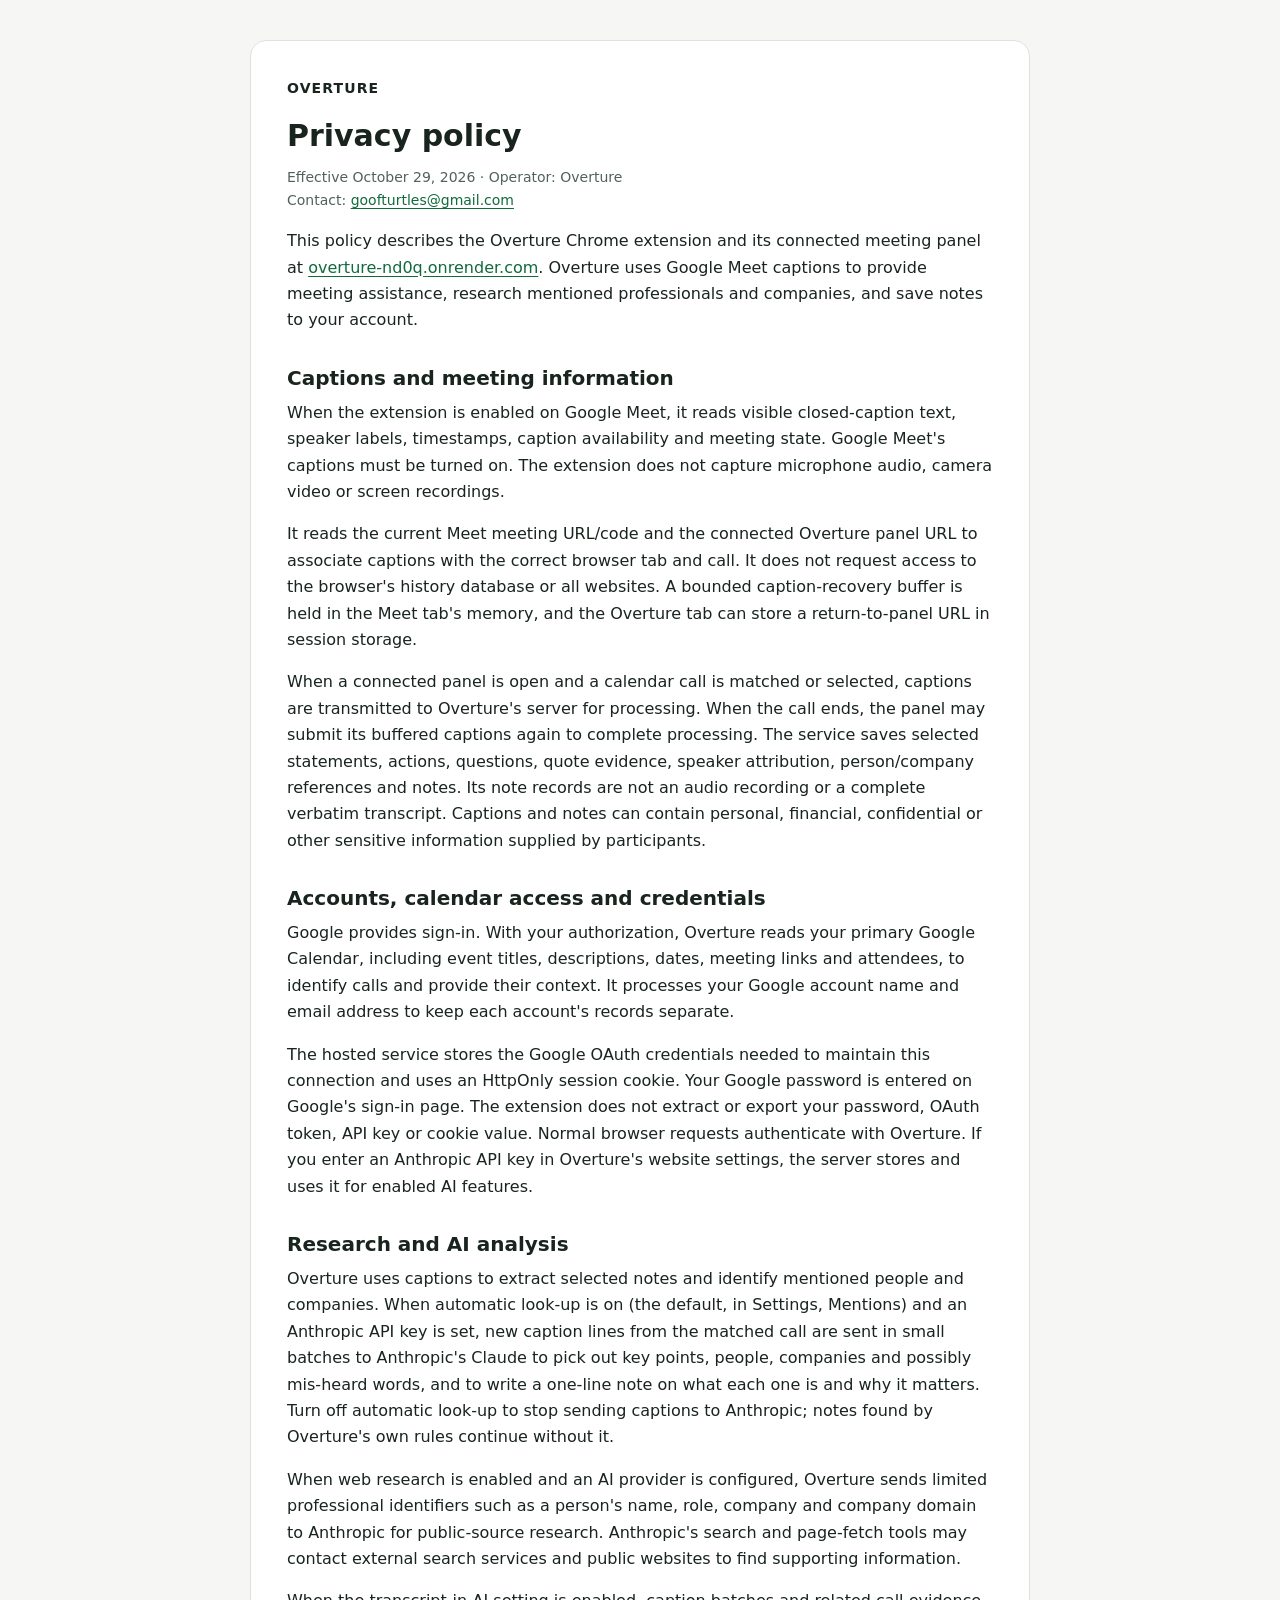
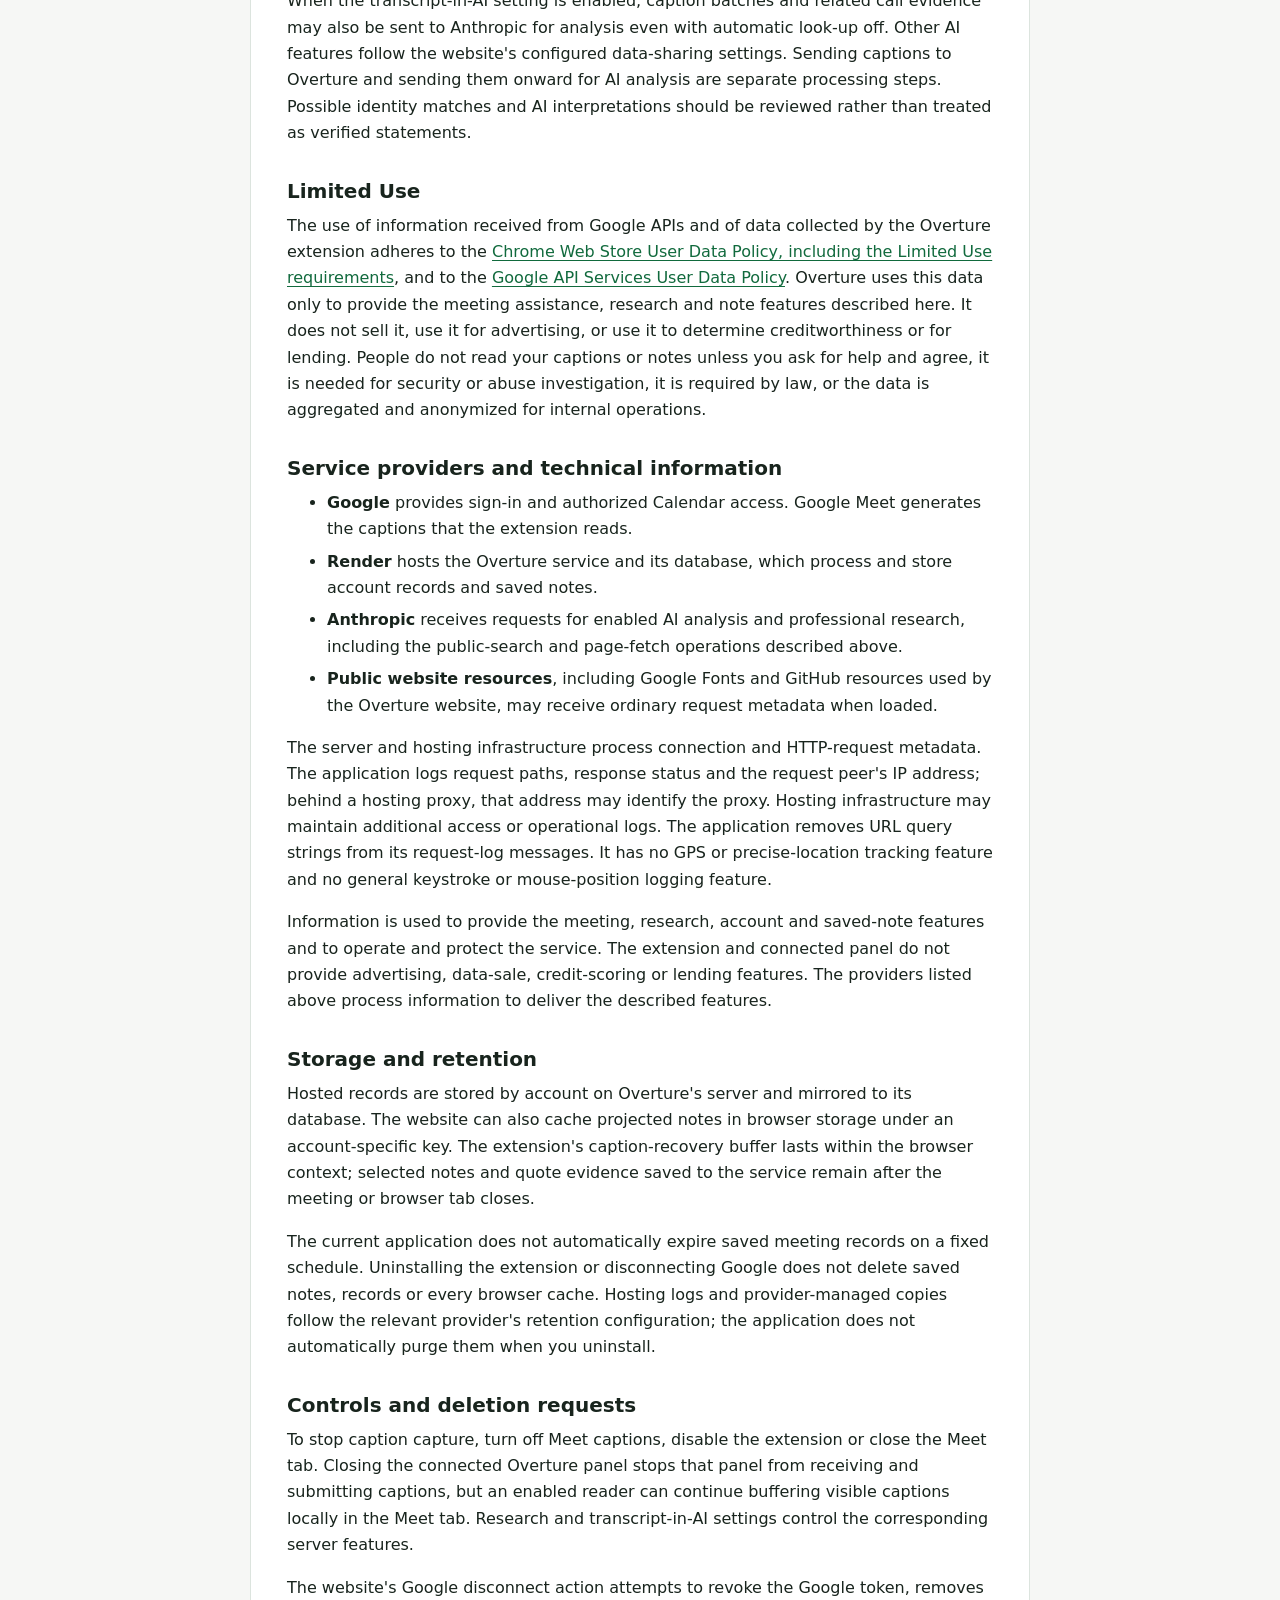
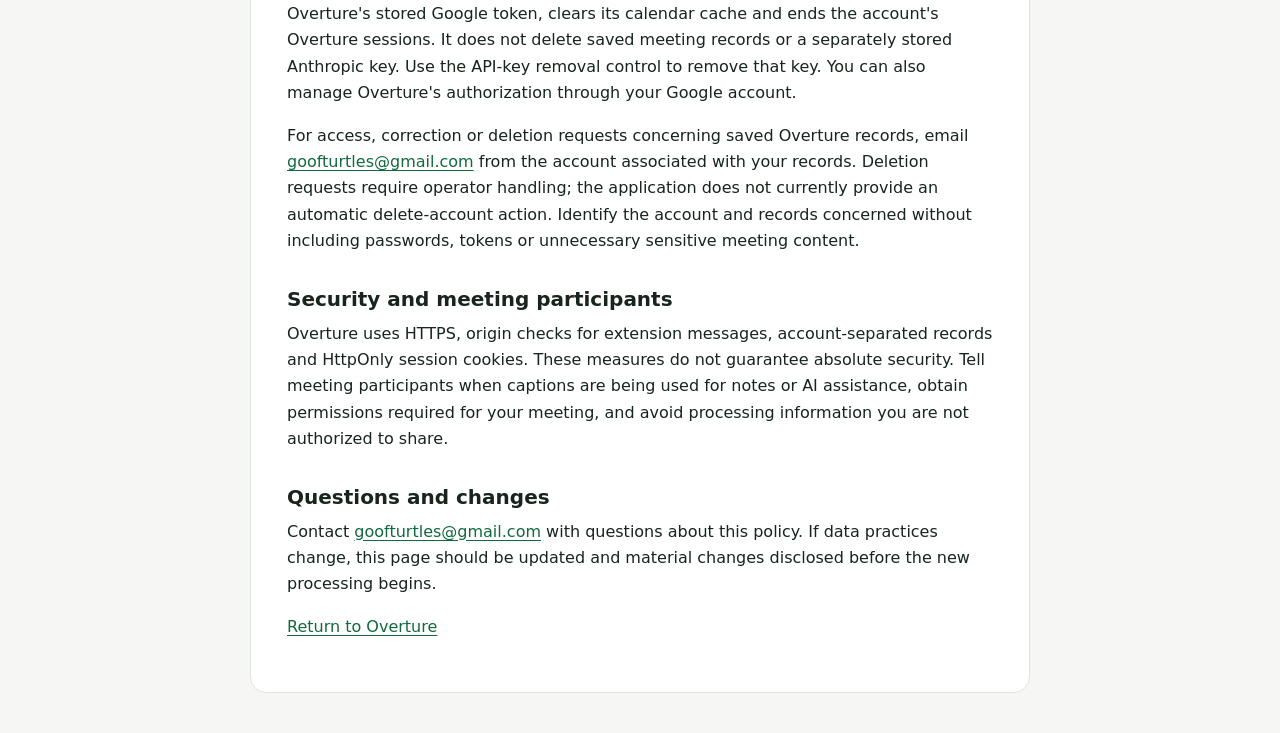
<file: privacy.html>
<!doctype html>
<html lang="en">
<head>
  <meta charset="utf-8">
  <meta name="viewport" content="width=device-width,initial-scale=1">
  <meta name="description" content="How Overture's Chrome extension and connected meeting panel process captions, account information and saved notes.">
  <title>Privacy Policy · Overture</title>
  <style>
    :root{color-scheme:light}*{box-sizing:border-box}body{margin:0;background:#f6f7f5;color:#18241d;font:16px/1.65 system-ui,-apple-system,Segoe UI,sans-serif}main{max-width:780px;margin:40px auto;padding:36px;background:#fff;border:1px solid #dce4de;border-radius:16px}h1{font-size:30px;line-height:1.2;margin:0 0 12px}h2{font-size:20px;line-height:1.4;margin:30px 0 8px}p,ul{margin:0 0 16px}li{margin:6px 0}a{color:#116a3d;text-underline-offset:3px}.meta{color:#516359;font-size:14px}.brand{font-weight:700;font-size:14px;letter-spacing:.08em;margin-bottom:18px}@media(max-width:600px){main{margin:0;padding:26px 20px;border:0;border-radius:0}h1{font-size:27px}}
  </style>
</head>
<body><main>
  <p class="brand">OVERTURE</p>
  <h1>Privacy policy</h1>
  <p class="meta">Effective October 29, 2026 · Operator: Overture<br>Contact: <a href="mailto:goofturtles@gmail.com">goofturtles@gmail.com</a></p>
  <p>This policy describes the Overture Chrome extension and its connected meeting panel at <a href="https://overture-nd0q.onrender.com">overture-nd0q.onrender.com</a>. Overture uses Google Meet captions to provide meeting assistance, research mentioned professionals and companies, and save notes to your account.</p>

  <h2>Captions and meeting information</h2>
  <p>When the extension is enabled on Google Meet, it reads visible closed-caption text, speaker labels, timestamps, caption availability and meeting state. Google Meet's captions must be turned on. The extension does not capture microphone audio, camera video or screen recordings.</p>
  <p>It reads the current Meet meeting URL/code and the connected Overture panel URL to associate captions with the correct browser tab and call. It does not request access to the browser's history database or all websites. A bounded caption-recovery buffer is held in the Meet tab's memory, and the Overture tab can store a return-to-panel URL in session storage.</p>
  <p>When a connected panel is open and a calendar call is matched or selected, captions are transmitted to Overture's server for processing. When the call ends, the panel may submit its buffered captions again to complete processing. The service saves selected statements, actions, questions, quote evidence, speaker attribution, person/company references and notes. Its note records are not an audio recording or a complete verbatim transcript. Captions and notes can contain personal, financial, confidential or other sensitive information supplied by participants.</p>

  <h2>Accounts, calendar access and credentials</h2>
  <p>Google provides sign-in. With your authorization, Overture reads your primary Google Calendar, including event titles, descriptions, dates, meeting links and attendees, to identify calls and provide their context. It processes your Google account name and email address to keep each account's records separate.</p>
  <p>The hosted service stores the Google OAuth credentials needed to maintain this connection and uses an HttpOnly session cookie. Your Google password is entered on Google's sign-in page. The extension does not extract or export your password, OAuth token, API key or cookie value. Normal browser requests authenticate with Overture. If you enter an Anthropic API key in Overture's website settings, the server stores and uses it for enabled AI features.</p>

  <h2>Research and AI analysis</h2>
  <p>Overture uses captions to extract selected notes and identify mentioned people and companies. When automatic look-up is on (the default, in Settings, Mentions) and an Anthropic API key is set, new caption lines from the matched call are sent in small batches to Anthropic's Claude to pick out key points, people, companies and possibly mis-heard words, and to write a one-line note on what each one is and why it matters. Turn off automatic look-up to stop sending captions to Anthropic; notes found by Overture's own rules continue without it.</p>
  <p>When web research is enabled and an AI provider is configured, Overture sends limited professional identifiers such as a person's name, role, company and company domain to Anthropic for public-source research. Anthropic's search and page-fetch tools may contact external search services and public websites to find supporting information.</p>
  <p>When the transcript-in-AI setting is enabled, caption batches and related call evidence may also be sent to Anthropic for analysis even with automatic look-up off. Other AI features follow the website's configured data-sharing settings. Sending captions to Overture and sending them onward for AI analysis are separate processing steps. Possible identity matches and AI interpretations should be reviewed rather than treated as verified statements.</p>

  <h2>Limited Use</h2>
  <p>The use of information received from Google APIs and of data collected by the Overture extension adheres to the <a href="https://developer.chrome.com/docs/webstore/program-policies/limited-use">Chrome Web Store User Data Policy, including the Limited Use requirements</a>, and to the <a href="https://developers.google.com/terms/api-services-user-data-policy">Google API Services User Data Policy</a>. Overture uses this data only to provide the meeting assistance, research and note features described here. It does not sell it, use it for advertising, or use it to determine creditworthiness or for lending. People do not read your captions or notes unless you ask for help and agree, it is needed for security or abuse investigation, it is required by law, or the data is aggregated and anonymized for internal operations.</p>
  <h2>Service providers and technical information</h2>
  <ul>
    <li><strong>Google</strong> provides sign-in and authorized Calendar access. Google Meet generates the captions that the extension reads.</li>
    <li><strong>Render</strong> hosts the Overture service and its database, which process and store account records and saved notes.</li>
    <li><strong>Anthropic</strong> receives requests for enabled AI analysis and professional research, including the public-search and page-fetch operations described above.</li>
    <li><strong>Public website resources</strong>, including Google Fonts and GitHub resources used by the Overture website, may receive ordinary request metadata when loaded.</li>
  </ul>
  <p>The server and hosting infrastructure process connection and HTTP-request metadata. The application logs request paths, response status and the request peer's IP address; behind a hosting proxy, that address may identify the proxy. Hosting infrastructure may maintain additional access or operational logs. The application removes URL query strings from its request-log messages. It has no GPS or precise-location tracking feature and no general keystroke or mouse-position logging feature.</p>
  <p>Information is used to provide the meeting, research, account and saved-note features and to operate and protect the service. The extension and connected panel do not provide advertising, data-sale, credit-scoring or lending features. The providers listed above process information to deliver the described features.</p>

  <h2>Storage and retention</h2>
  <p>Hosted records are stored by account on Overture's server and mirrored to its database. The website can also cache projected notes in browser storage under an account-specific key. The extension's caption-recovery buffer lasts within the browser context; selected notes and quote evidence saved to the service remain after the meeting or browser tab closes.</p>
  <p>The current application does not automatically expire saved meeting records on a fixed schedule. Uninstalling the extension or disconnecting Google does not delete saved notes, records or every browser cache. Hosting logs and provider-managed copies follow the relevant provider's retention configuration; the application does not automatically purge them when you uninstall.</p>

  <h2>Controls and deletion requests</h2>
  <p>To stop caption capture, turn off Meet captions, disable the extension or close the Meet tab. Closing the connected Overture panel stops that panel from receiving and submitting captions, but an enabled reader can continue buffering visible captions locally in the Meet tab. Research and transcript-in-AI settings control the corresponding server features.</p>
  <p>The website's Google disconnect action attempts to revoke the Google token, removes Overture's stored Google token, clears its calendar cache and ends the account's Overture sessions. It does not delete saved meeting records or a separately stored Anthropic key. Use the API-key removal control to remove that key. You can also manage Overture's authorization through your Google account.</p>
  <p>For access, correction or deletion requests concerning saved Overture records, email <a href="mailto:goofturtles@gmail.com">goofturtles@gmail.com</a> from the account associated with your records. Deletion requests require operator handling; the application does not currently provide an automatic delete-account action. Identify the account and records concerned without including passwords, tokens or unnecessary sensitive meeting content.</p>

  <h2>Security and meeting participants</h2>
  <p>Overture uses HTTPS, origin checks for extension messages, account-separated records and HttpOnly session cookies. These measures do not guarantee absolute security. Tell meeting participants when captions are being used for notes or AI assistance, obtain permissions required for your meeting, and avoid processing information you are not authorized to share.</p>

  <h2>Questions and changes</h2>
  <p>Contact <a href="mailto:goofturtles@gmail.com">goofturtles@gmail.com</a> with questions about this policy. If data practices change, this page should be updated and material changes disclosed before the new processing begins.</p>
  <p><a href="https://overture-nd0q.onrender.com">Return to Overture</a></p>
</main></body>
</html>
</file>
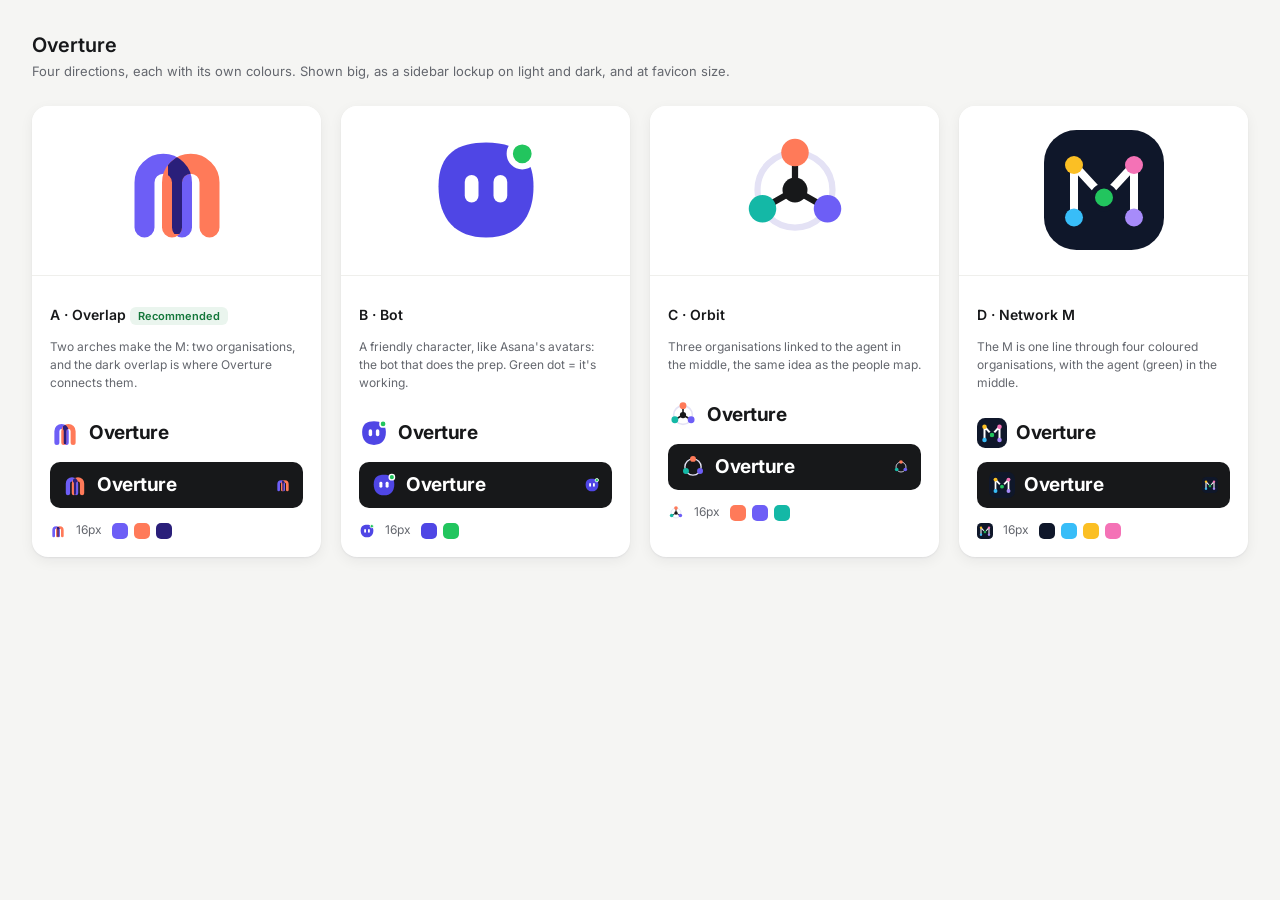
<file: docs/logo-options.html>
<!doctype html>
<html lang="en"><head><meta charset="utf-8"><meta name="viewport" content="width=device-width, initial-scale=1"><title>Overture logo options</title>
<link href="https://fonts.googleapis.com/css2?family=Inter:wght@400;500;600;700&display=swap" rel="stylesheet">
<style>
:root{--ink:#17181a;--muted:#64676e}
*{box-sizing:border-box}
body{margin:0;font-family:Inter,system-ui,sans-serif;background:#f5f5f3;color:var(--ink);padding:32px}
h1{font-size:20px;font-weight:600;margin:0 0 4px;line-height:1.3}
.lede{font-size:13px;color:var(--muted);margin:0 0 24px;line-height:1.5}
.grid{display:grid;grid-template-columns:repeat(4,minmax(0,1fr));gap:20px}
.card{background:#fff;border-radius:16px;box-shadow:0 1px 2px rgba(23,24,26,.06),0 4px 14px rgba(23,24,26,.06);overflow:hidden}
.hero{height:170px;display:grid;place-items:center;background:#fff;border-bottom:1px solid #efefec}
.body{padding:16px 18px 18px;display:flex;flex-direction:column;gap:14px}
.name{font-size:14px;font-weight:600;line-height:1.35}
.idea{font-size:12px;color:var(--muted);line-height:1.5;margin-top:2px}
.lock{display:flex;align-items:center;gap:9px}
.word{font-weight:700;font-size:19px;letter-spacing:-0.025em;line-height:1.3}
.darkrow{background:#17181a;border-radius:10px;padding:10px 12px;display:flex;align-items:center;justify-content:space-between}
.darkrow .word{color:#fff}
.small{display:flex;align-items:center;gap:10px;font-size:12px;color:var(--muted);line-height:1.4}
.sw{display:flex;gap:6px}.sw i{width:16px;height:16px;border-radius:5px;display:block}
.tag{font-size:11px;font-weight:600;color:#13773a;background:#eaf5ee;border-radius:6px;padding:2px 8px;line-height:1.5}
</style></head><body>
<h1>Overture</h1>
<p class="lede">Four directions, each with its own colours. Shown big, as a sidebar lockup on light and dark, and at favicon size.</p>
<svg width="0" height="0" style="position:absolute" aria-hidden="true">
  <defs>
    <!-- A: two arches = two organisations; where they overlap is where Overture works -->
    <symbol id="A" viewBox="0 0 48 48">
      <mask id="mA"><path d="M11 39V21a7.5 7.5 0 0 1 15 0v18" fill="none" stroke="#fff" stroke-width="8" stroke-linecap="round"/></mask>
      <path d="M11 39V21a7.5 7.5 0 0 1 15 0v18" fill="none" stroke="#6D5EF6" stroke-width="8" stroke-linecap="round"/>
      <path d="M22 39V21a7.5 7.5 0 0 1 15 0v18" fill="none" stroke="#FF7A59" stroke-width="8" stroke-linecap="round"/>
      <path d="M22 39V21a7.5 7.5 0 0 1 15 0v18" fill="none" stroke="#2A1F7A" stroke-width="8" stroke-linecap="round" mask="url(#mA)"/>
    </symbol>
    <!-- B: a friendly bot face (Asana-style character), green status dot = agent online -->
    <symbol id="B" viewBox="0 0 48 48">
      <path d="M24 5c11 0 19 4.2 19 17.5S36 43 24 43 5 35.8 5 22.5 13 5 24 5z" fill="#4F46E5"/>
      <rect x="15.5" y="18" width="5.5" height="11" rx="2.75" fill="#fff"/>
      <rect x="27" y="18" width="5.5" height="11" rx="2.75" fill="#fff"/>
      <circle cx="38.5" cy="9.5" r="5" fill="#22C55E" stroke="#fff" stroke-width="2.5"/>
    </symbol>
    <!-- C: three organisations orbiting the agent in the middle, linked -->
    <symbol id="C" viewBox="0 0 48 48">
      <circle cx="24" cy="24" r="15" fill="none" stroke="#E4E2F5" stroke-width="2.5"/>
      <g stroke="#17181a" stroke-width="2.5" stroke-linecap="round"><path d="M24 24V9.5M24 24l12.6 7.2M24 24l-12.6 7.2"/></g>
      <circle cx="24" cy="9" r="5.5" fill="#FF7A59"/>
      <circle cx="37" cy="31.5" r="5.5" fill="#6D5EF6"/>
      <circle cx="11" cy="31.5" r="5.5" fill="#14B8A6"/>
      <circle cx="24" cy="24" r="5" fill="#17181a"/>
    </symbol>
    <!-- D: an M drawn as one connected line through four organisations, the agent in the middle -->
    <symbol id="D" viewBox="0 0 48 48">
      <rect width="48" height="48" rx="13" fill="#0F172A"/>
      <path d="M12 35V14l12 13 12-13v21" fill="none" stroke="#fff" stroke-width="3.2" stroke-linecap="round" stroke-linejoin="round"/>
      <circle cx="12" cy="35" r="3.6" fill="#38BDF8"/><circle cx="12" cy="14" r="3.6" fill="#FBBF24"/>
      <circle cx="36" cy="14" r="3.6" fill="#F472B6"/><circle cx="36" cy="35" r="3.6" fill="#A78BFA"/>
      <circle cx="24" cy="27" r="4.6" fill="#22C55E" stroke="#0F172A" stroke-width="2"/>
    </symbol>
  </defs>
</svg>

<div class="grid">
  <div class="card"><div class="hero"><svg width="120" height="120"><use href="#A"/></svg></div><div class="body">
    <div><p class="name">A · Overlap <span class="tag">Recommended</span></p><p class="idea">Two arches make the M: two organisations, and the dark overlap is where Overture connects them.</p></div>
    <div class="lock"><svg width="30" height="30"><use href="#A"/></svg><span class="word">Overture</span></div>
    <div class="darkrow"><span class="lock"><svg width="26" height="26"><use href="#A"/></svg><span class="word">Overture</span></span><svg width="16" height="16"><use href="#A"/></svg></div>
    <div class="small"><svg width="16" height="16"><use href="#A"/></svg>16px<span class="sw"><i style="background:#6D5EF6"></i><i style="background:#FF7A59"></i><i style="background:#2A1F7A"></i></span></div>
  </div></div>

  <div class="card"><div class="hero"><svg width="120" height="120"><use href="#B"/></svg></div><div class="body">
    <div><p class="name">B · Bot</p><p class="idea">A friendly character, like Asana's avatars: the bot that does the prep. Green dot = it's working.</p></div>
    <div class="lock"><svg width="30" height="30"><use href="#B"/></svg><span class="word">Overture</span></div>
    <div class="darkrow"><span class="lock"><svg width="26" height="26"><use href="#B"/></svg><span class="word">Overture</span></span><svg width="16" height="16"><use href="#B"/></svg></div>
    <div class="small"><svg width="16" height="16"><use href="#B"/></svg>16px<span class="sw"><i style="background:#4F46E5"></i><i style="background:#22C55E"></i></span></div>
  </div></div>

  <div class="card"><div class="hero"><svg width="120" height="120"><use href="#C"/></svg></div><div class="body">
    <div><p class="name">C · Orbit</p><p class="idea">Three organisations linked to the agent in the middle, the same idea as the people map.</p></div>
    <div class="lock"><svg width="30" height="30"><use href="#C"/></svg><span class="word">Overture</span></div>
    <div class="darkrow"><span class="lock"><svg width="26" height="26"><use href="#C"/></svg><span class="word">Overture</span></span><svg width="16" height="16"><use href="#C"/></svg></div>
    <div class="small"><svg width="16" height="16"><use href="#C"/></svg>16px<span class="sw"><i style="background:#FF7A59"></i><i style="background:#6D5EF6"></i><i style="background:#14B8A6"></i></span></div>
  </div></div>

  <div class="card"><div class="hero"><svg width="120" height="120"><use href="#D"/></svg></div><div class="body">
    <div><p class="name">D · Network M</p><p class="idea">The M is one line through four coloured organisations, with the agent (green) in the middle.</p></div>
    <div class="lock"><svg width="30" height="30"><use href="#D"/></svg><span class="word">Overture</span></div>
    <div class="darkrow"><span class="lock"><svg width="26" height="26"><use href="#D"/></svg><span class="word">Overture</span></span><svg width="16" height="16"><use href="#D"/></svg></div>
    <div class="small"><svg width="16" height="16"><use href="#D"/></svg>16px<span class="sw"><i style="background:#0F172A"></i><i style="background:#38BDF8"></i><i style="background:#FBBF24"></i><i style="background:#F472B6"></i></span></div>
  </div></div>
</div>
</body></html>
</file>
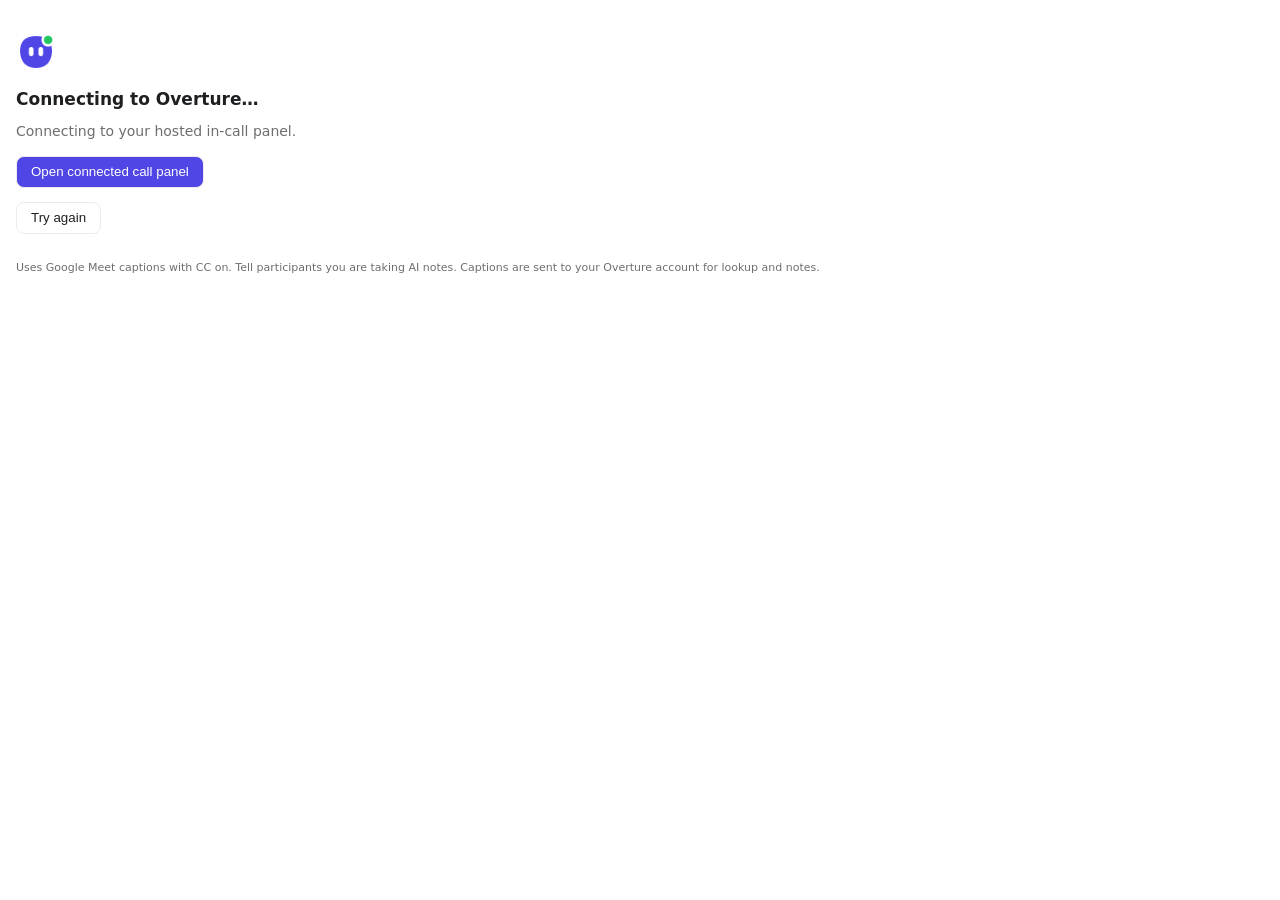
<file: extension/sidepanel.html>
<!doctype html>
<html lang="en">
<head><meta charset="utf-8"><meta name="viewport" content="width=device-width, initial-scale=1"><title>Overture</title><link rel="stylesheet" href="sidepanel.css"></head>
<body>
  <header id="toolbar" hidden><span id="connection-status" role="status">Connecting…</span><button id="open-panel-toolbar" type="button">Open in tab</button></header>
  <iframe id="overture" title="Overture in-call panel" referrerpolicy="no-referrer" hidden></iframe>
  <main id="off" class="off">
    <img src="icons/icon48.png" alt="" width="40" height="40">
    <h1 id="status-title">Connecting to Overture…</h1>
    <p id="status-detail" role="status">Connecting to your hosted in-call panel.</p>
    <button id="open-panel" type="button">Open connected call panel</button>
    <button id="retry" type="button">Try again</button>
    <p class="privacy">Uses Google Meet captions with CC on. Tell participants you are taking AI notes. Captions are sent to your Overture account for lookup and notes.</p>
  </main>
  <script src="config.js"></script><script src="sidepanel.js"></script>
</body></html>
</file>
<file: extension/sidepanel.css>
/* The side panel is a frame for Overture's own panel (it follows Overture's light or dark theme); this is only for "Overture isn't running". */
:root { color-scheme: light dark; --bg: #ffffff; --ink: #1e1f21; --muted: #6d6e6f; --line: #edeae9; --accent: #4f46e5; --code: #f6f5f4; }
@media (prefers-color-scheme: dark) { :root { --bg: #1e1f21; --ink: #f5f4f3; --muted: #a2a0a2; --line: #3a3b3d; --accent: #8b85f5; --code: #2a2b2d; } }
html, body { height: 100%; margin: 0; background: var(--bg); }
body { font: 14px/1.5 system-ui, -apple-system, "Segoe UI", sans-serif; color: var(--ink); }
iframe { display: block; width: 100%; height: 100%; border: 0; }
iframe[hidden], .off[hidden] { display: none; }
.off { padding: 32px 16px; display: flex; flex-direction: column; align-items: flex-start; gap: 10px; }
.off h1 { margin: 6px 0 0; font-size: 17px; font-weight: 600; line-height: 1.35; }
.off p { margin: 0; color: var(--muted); }
.off pre { margin: 0; max-width: 100%; padding: 10px 12px; background: var(--code); border-radius: 8px; font: 12px/1.6 ui-monospace, Consolas, monospace;
  white-space: pre-wrap; overflow-wrap: anywhere; }
.off button { margin-top: 4px; min-height: 32px; padding: 0 14px; border: 1px solid var(--line); border-radius: 8px; background: var(--bg); color: var(--ink);
  font: 500 13px/1.45 inherit; cursor: pointer; }
.off button:hover { border-color: var(--accent); }
.off button:focus-visible { outline: 2px solid var(--accent); outline-offset: 2px; }

body { display: flex; flex-direction: column; }
[hidden] { display: none !important; }
iframe { flex: 1; min-height: 0; }
#toolbar { display: flex; align-items: center; justify-content: space-between; gap: 8px; padding: 8px 12px; border-bottom: 1px solid var(--line); font-size: 11px; }
#toolbar button { color: var(--ink); background: var(--bg); border: 1px solid var(--line); border-radius: 6px; padding: 5px 8px; cursor: pointer; }
.off .privacy { margin-top: 16px; font-size: 11px; }
#open-panel { background: var(--accent); color: white; }
</file>
